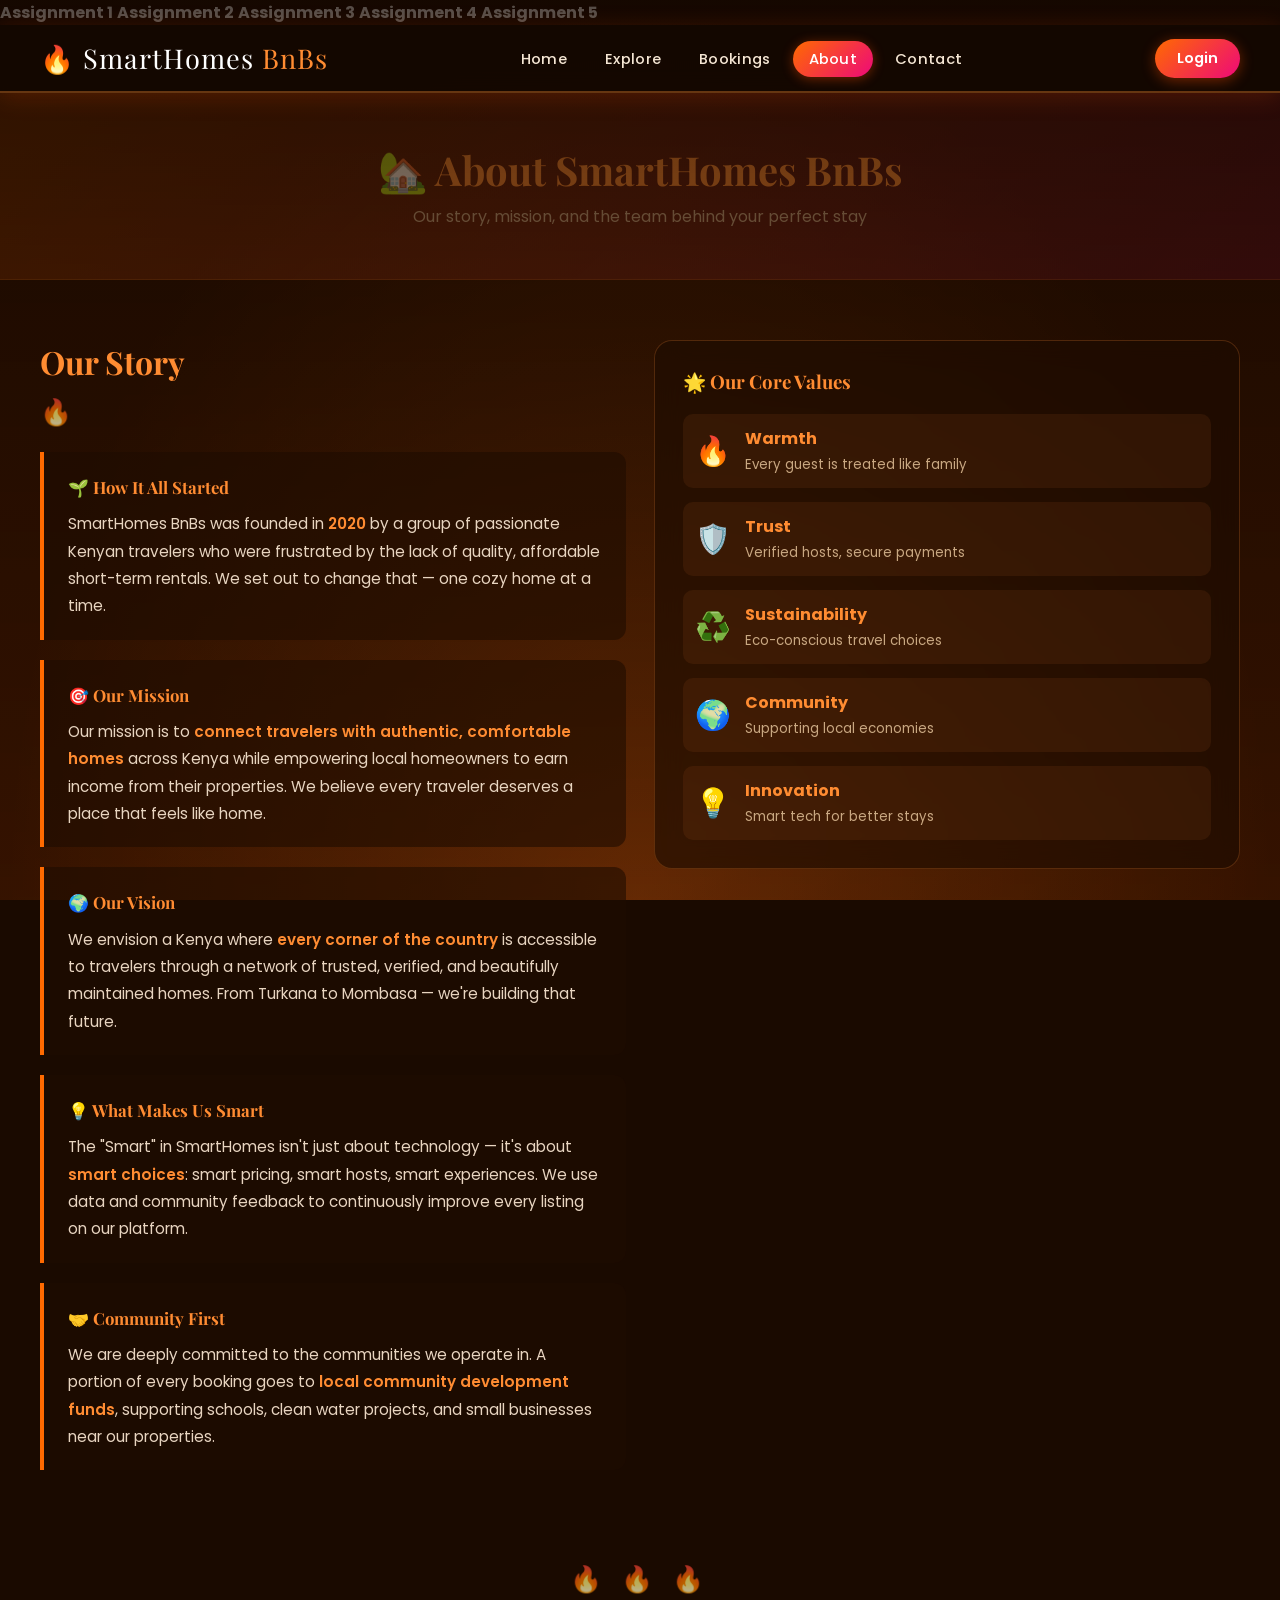
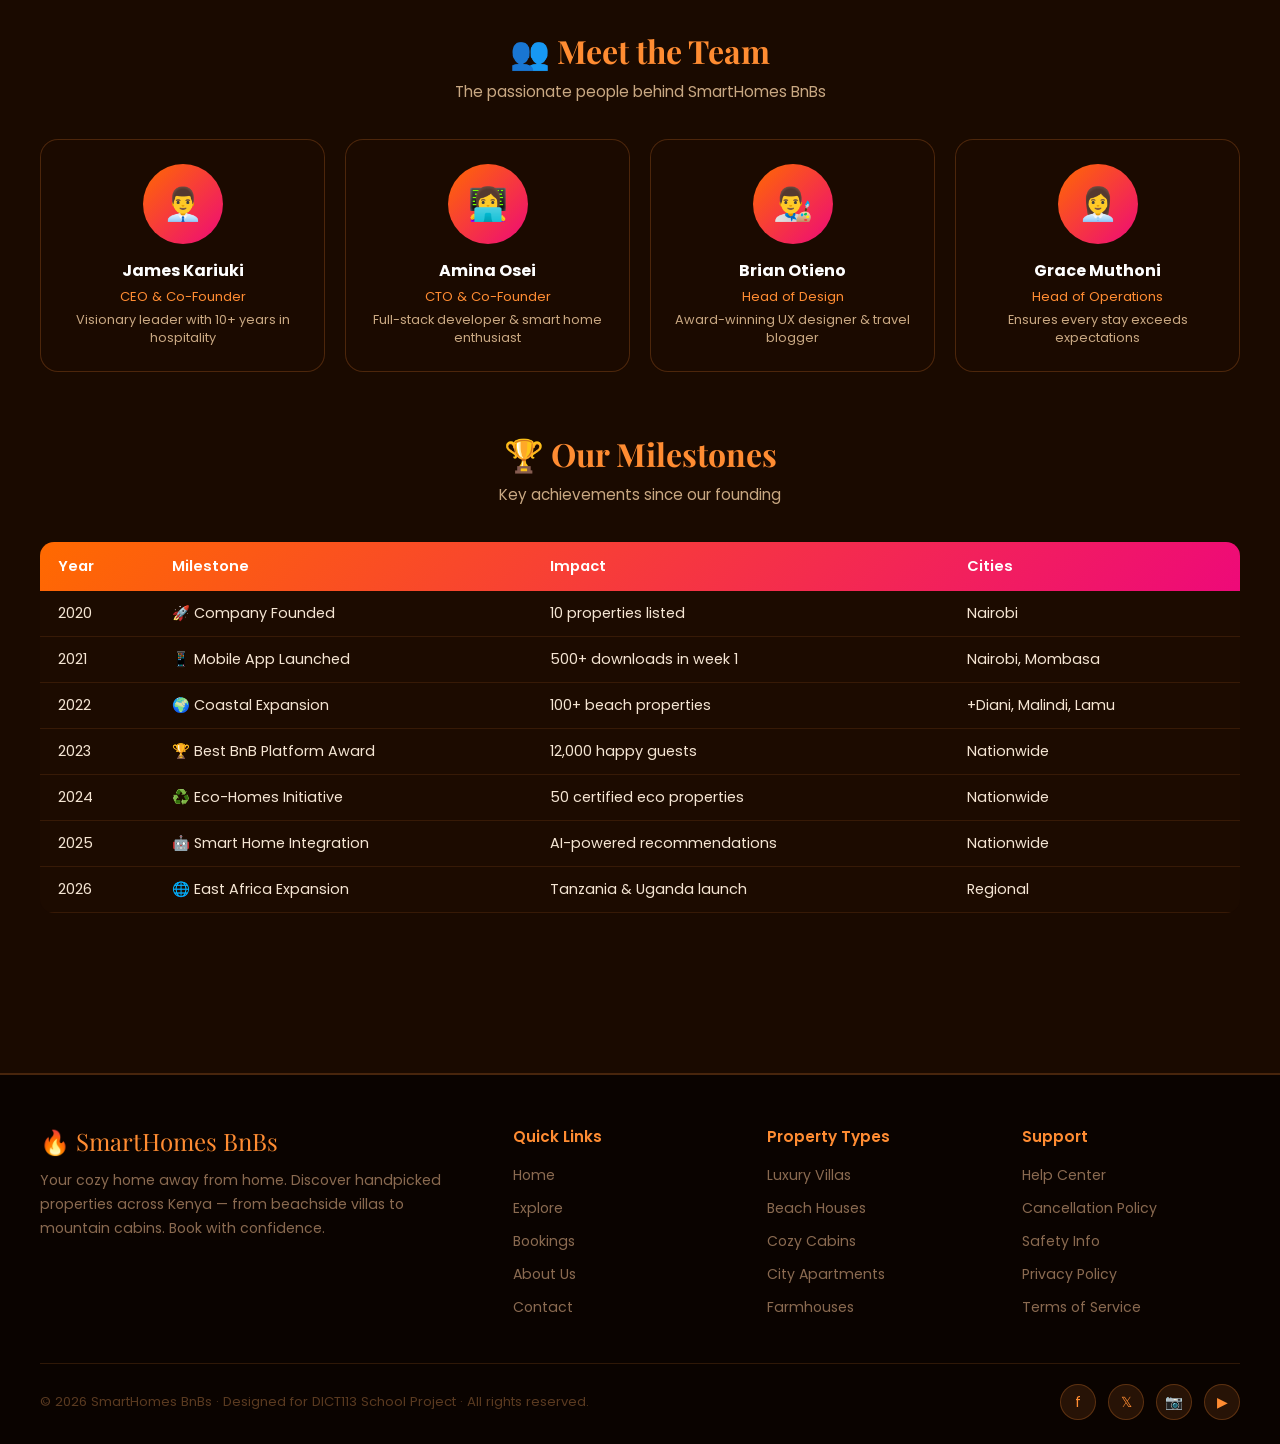
<file: index.html>
<!DOCTYPE html>
<html lang="en">
<head>
  <meta charset="UTF-8"/>
  <a href="https://mist-blip.github.io/23-1279SMARTHOMESBNBS/assignment1.html" style="color:white; text-decoration: none; font-weight: bold;">Assignment 1</a>
   <a href="https://mist-blip.github.io/23-1279SMARTHOMESBNBS/assignment2.html" style="color:white; text-decoration: none; font-weight: bold;">Assignment 2</a>
   <a href="https://mist-blip.github.io/23-1279SMARTHOMESBNBS/assignment3.html" style="color:white; text-decoration: none; font-weight: bold;">Assignment 3</a>
   <a href="https://mist-blip.github.io/23-1279SMARTHOMESBNBS/assignment4.html" style="color:white; text-decoration: none; font-weight: bold;">Assignment 4</a>
   <a href="https://mist-blip.github.io/23-1279SMARTHOMESBNBS/assignment5.html" style="color:white; text-decoration: none; font-weight: bold;">Assignment 5</a>
  <meta name="viewport" content="width=device-width, initial-scale=1.0"/>
  <title>SmartHomes BnBs – About</title>
  <link rel="stylesheet" href="style.css"/>
</head>
<body>

<nav id="navbar"></nav>

<div class="page-banner">
  <h1>🏡 About SmartHomes BnBs</h1>
  <p>Our story, mission, and the team behind your perfect stay</p>
</div>

<!-- MISSION + STORY (2 columns) -->
<section class="section">
  <div class="col-2">
    <div>
      <h2 class="section-title" style="text-align:left">Our Story</h2>
      <div class="flame-divider" style="text-align:left;margin-bottom:20px">🔥</div>

      <div class="para-card">
        <h4>🌱 How It All Started</h4>
        SmartHomes BnBs was founded in <span class="highlight">2020</span> by a group of passionate Kenyan travelers who were frustrated by the lack of quality, affordable short-term rentals. We set out to change that — one cozy home at a time.
      </div>

      <div class="para-card">
        <h4>🎯 Our Mission</h4>
        Our mission is to <span class="highlight">connect travelers with authentic, comfortable homes</span> across Kenya while empowering local homeowners to earn income from their properties. We believe every traveler deserves a place that feels like home.
      </div>

      <div class="para-card">
        <h4>🌍 Our Vision</h4>
        We envision a Kenya where <span class="highlight">every corner of the country</span> is accessible to travelers through a network of trusted, verified, and beautifully maintained homes. From Turkana to Mombasa — we're building that future.
      </div>

      <div class="para-card">
        <h4>💡 What Makes Us Smart</h4>
        The "Smart" in SmartHomes isn't just about technology — it's about <span class="highlight">smart choices</span>: smart pricing, smart hosts, smart experiences. We use data and community feedback to continuously improve every listing on our platform.
      </div>

      <div class="para-card">
        <h4>🤝 Community First</h4>
        We are deeply committed to the communities we operate in. A portion of every booking goes to <span class="highlight">local community development funds</span>, supporting schools, clean water projects, and small businesses near our properties.
      </div>
    </div>

    <div>
      

      <!-- VALUES -->
      <div class="glass" style="padding:28px">
        <h3 style="color:#ff8c32;font-family:'Playfair Display',serif;margin-bottom:20px">🌟 Our Core Values</h3>
        <div style="display:flex;flex-direction:column;gap:14px">
          <div style="display:flex;align-items:center;gap:14px;padding:12px;background:rgba(255,140,50,0.08);border-radius:10px">
            <span style="font-size:1.8rem">🔥</span>
            <div><strong style="color:#ff8c32">Warmth</strong><br/><small style="color:#c9a882">Every guest is treated like family</small></div>
          </div>
          <div style="display:flex;align-items:center;gap:14px;padding:12px;background:rgba(255,140,50,0.08);border-radius:10px">
            <span style="font-size:1.8rem">🛡️</span>
            <div><strong style="color:#ff8c32">Trust</strong><br/><small style="color:#c9a882">Verified hosts, secure payments</small></div>
          </div>
          <div style="display:flex;align-items:center;gap:14px;padding:12px;background:rgba(255,140,50,0.08);border-radius:10px">
            <span style="font-size:1.8rem">♻️</span>
            <div><strong style="color:#ff8c32">Sustainability</strong><br/><small style="color:#c9a882">Eco-conscious travel choices</small></div>
          </div>
          <div style="display:flex;align-items:center;gap:14px;padding:12px;background:rgba(255,140,50,0.08);border-radius:10px">
            <span style="font-size:1.8rem">🌍</span>
            <div><strong style="color:#ff8c32">Community</strong><br/><small style="color:#c9a882">Supporting local economies</small></div>
          </div>
          <div style="display:flex;align-items:center;gap:14px;padding:12px;background:rgba(255,140,50,0.08);border-radius:10px">
            <span style="font-size:1.8rem">💡</span>
            <div><strong style="color:#ff8c32">Innovation</strong><br/><small style="color:#c9a882">Smart tech for better stays</small></div>
          </div>
        </div>
      </div>
    </div>
  </div>
</section>

<div class="flame-divider">🔥 🔥 🔥</div>

<!-- TEAM -->
<section class="section" style="padding-top:0">
  <h2 class="section-title">👥 Meet the Team</h2>
  <p class="section-sub">The passionate people behind SmartHomes BnBs</p>
  <div class="col-4">
    <div class="glass" style="padding:24px;text-align:center">
      <div style="width:80px;height:80px;border-radius:50%;background:linear-gradient(135deg,#ff6a00,#ee0979);display:flex;align-items:center;justify-content:center;font-size:2rem;margin:0 auto 14px">👨‍💼</div>
      <h3 style="color:#fff;font-size:1rem">James Kariuki</h3>
      <p style="color:#ff8c32;font-size:0.82rem;margin:4px 0">CEO & Co-Founder</p>
      <p style="color:#c9a882;font-size:0.8rem">Visionary leader with 10+ years in hospitality</p>
    </div>
    <div class="glass" style="padding:24px;text-align:center">
      <div style="width:80px;height:80px;border-radius:50%;background:linear-gradient(135deg,#ff6a00,#ee0979);display:flex;align-items:center;justify-content:center;font-size:2rem;margin:0 auto 14px">👩‍💻</div>
      <h3 style="color:#fff;font-size:1rem">Amina Osei</h3>
      <p style="color:#ff8c32;font-size:0.82rem;margin:4px 0">CTO & Co-Founder</p>
      <p style="color:#c9a882;font-size:0.8rem">Full-stack developer & smart home enthusiast</p>
    </div>
    <div class="glass" style="padding:24px;text-align:center">
      <div style="width:80px;height:80px;border-radius:50%;background:linear-gradient(135deg,#ff6a00,#ee0979);display:flex;align-items:center;justify-content:center;font-size:2rem;margin:0 auto 14px">👨‍🎨</div>
      <h3 style="color:#fff;font-size:1rem">Brian Otieno</h3>
      <p style="color:#ff8c32;font-size:0.82rem;margin:4px 0">Head of Design</p>
      <p style="color:#c9a882;font-size:0.8rem">Award-winning UX designer & travel blogger</p>
    </div>
    <div class="glass" style="padding:24px;text-align:center">
      <div style="width:80px;height:80px;border-radius:50%;background:linear-gradient(135deg,#ff6a00,#ee0979);display:flex;align-items:center;justify-content:center;font-size:2rem;margin:0 auto 14px">👩‍💼</div>
      <h3 style="color:#fff;font-size:1rem">Grace Muthoni</h3>
      <p style="color:#ff8c32;font-size:0.82rem;margin:4px 0">Head of Operations</p>
      <p style="color:#c9a882;font-size:0.8rem">Ensures every stay exceeds expectations</p>
    </div>
  </div>
</section>

<!-- MILESTONES TABLE -->
<section class="section" style="padding-top:0">
  <h2 class="section-title">🏆 Our Milestones</h2>
  <p class="section-sub">Key achievements since our founding</p>
  <div class="table-wrap">
    <table>
      <thead>
        <tr><th>Year</th><th>Milestone</th><th>Impact</th><th>Cities</th></tr>
      </thead>
      <tbody>
        <tr><td>2020</td><td>🚀 Company Founded</td><td>10 properties listed</td><td>Nairobi</td></tr>
        <tr><td>2021</td><td>📱 Mobile App Launched</td><td>500+ downloads in week 1</td><td>Nairobi, Mombasa</td></tr>
        <tr><td>2022</td><td>🌍 Coastal Expansion</td><td>100+ beach properties</td><td>+Diani, Malindi, Lamu</td></tr>
        <tr><td>2023</td><td>🏆 Best BnB Platform Award</td><td>12,000 happy guests</td><td>Nationwide</td></tr>
        <tr><td>2024</td><td>♻️ Eco-Homes Initiative</td><td>50 certified eco properties</td><td>Nationwide</td></tr>
        <tr><td>2025</td><td>🤖 Smart Home Integration</td><td>AI-powered recommendations</td><td>Nationwide</td></tr>
        <tr><td>2026</td><td>🌐 East Africa Expansion</td><td>Tanzania & Uganda launch</td><td>Regional</td></tr>
      </tbody>
    </table>
  </div>
</section>

<footer id="footer"></footer>
<div id="toast"></div>
<button id="scrollTop" onclick="window.scrollTo({top:0,behavior:'smooth'})">↑</button>

<script src="shared.js"></script>
<script>renderNav('about.html'); renderFooter();</script>
</body>
</html>
</file>
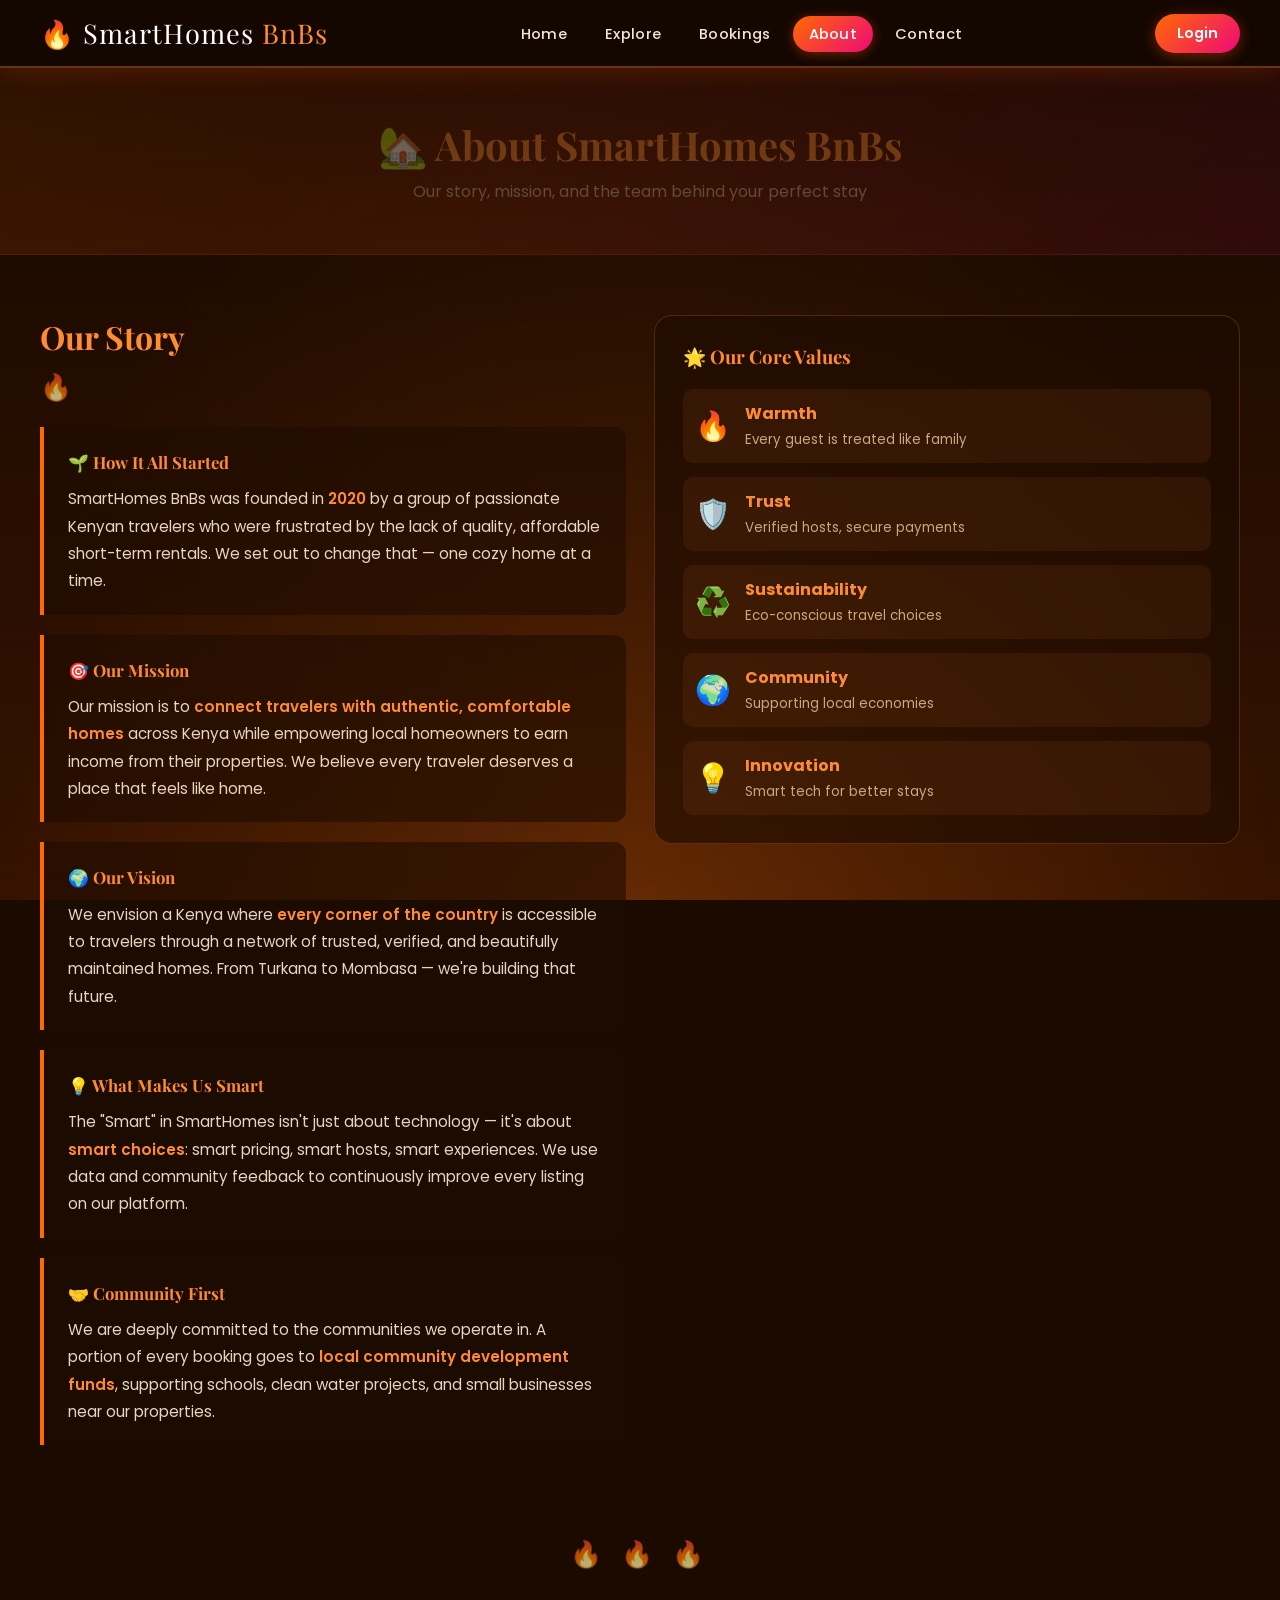
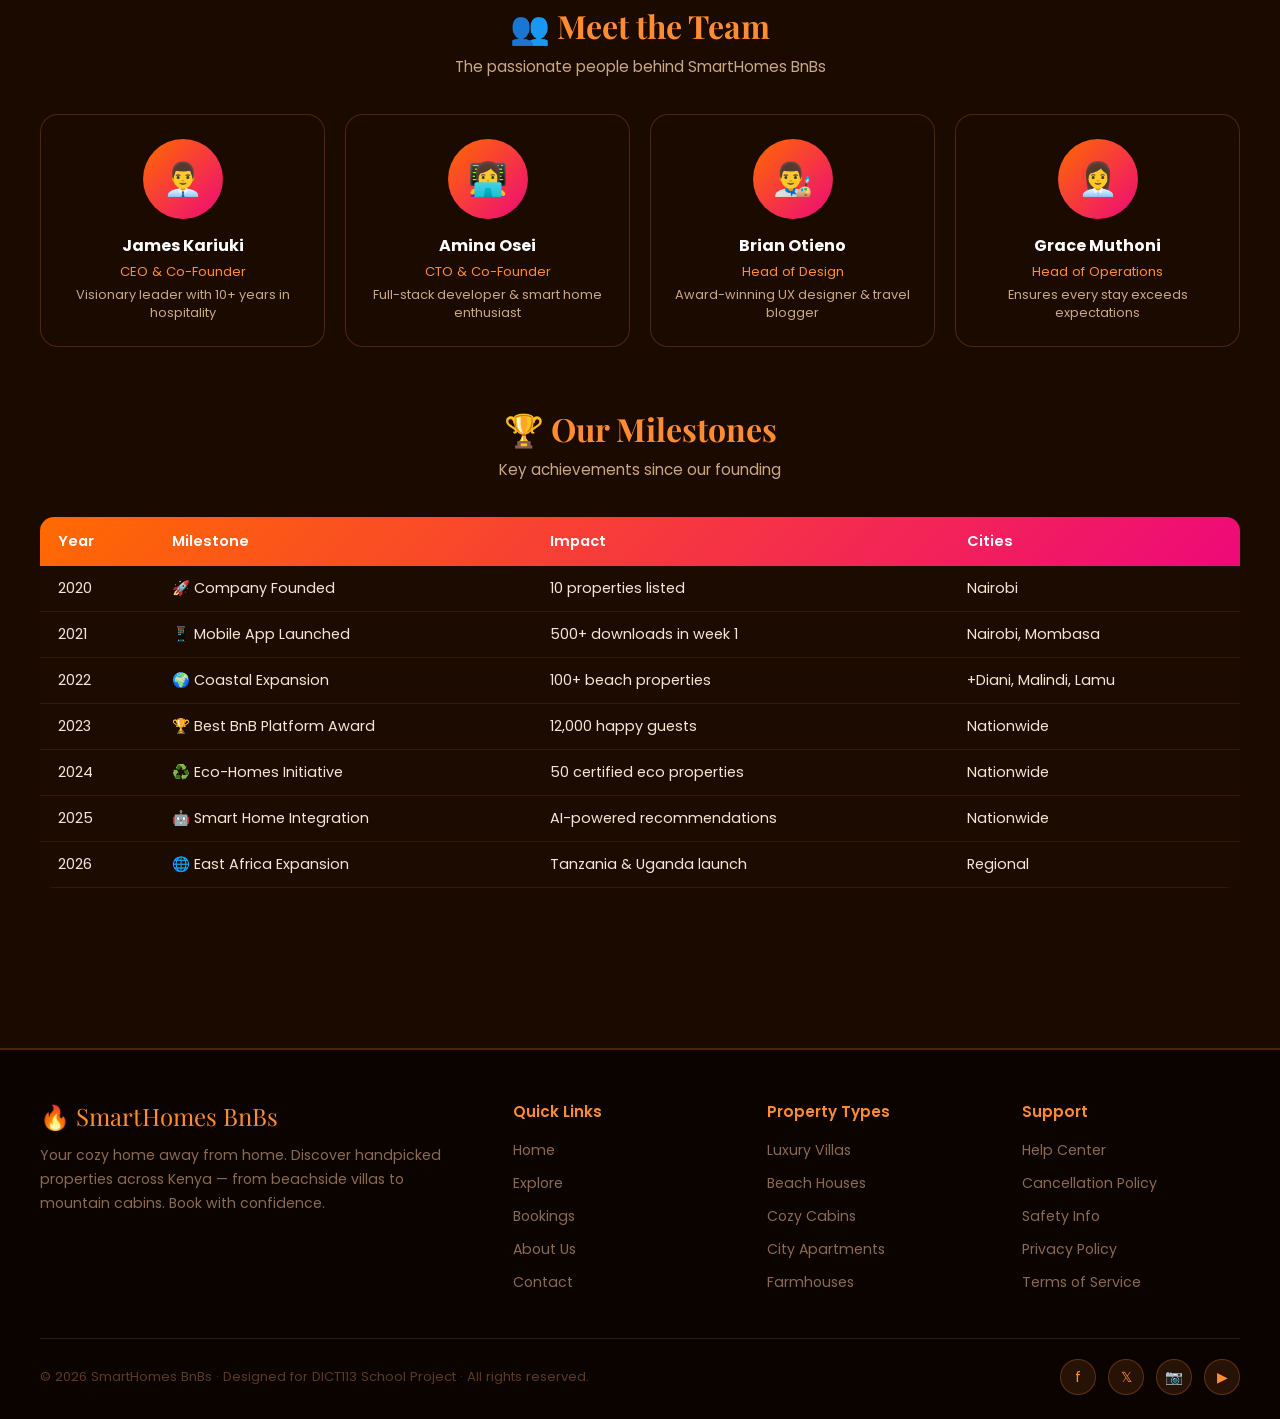
<file: about.html>
<!DOCTYPE html>
<html lang="en">
<head>
  <meta charset="UTF-8"/>
  <meta name="viewport" content="width=device-width, initial-scale=1.0"/>
  <title>SmartHomes BnBs – About</title>
  <link rel="stylesheet" href="style.css"/>
</head>
<body>

<nav id="navbar"></nav>

<div class="page-banner">
  <h1>🏡 About SmartHomes BnBs</h1>
  <p>Our story, mission, and the team behind your perfect stay</p>
</div>

<!-- MISSION + STORY (2 columns) -->
<section class="section">
  <div class="col-2">
    <div>
      <h2 class="section-title" style="text-align:left">Our Story</h2>
      <div class="flame-divider" style="text-align:left;margin-bottom:20px">🔥</div>

      <div class="para-card">
        <h4>🌱 How It All Started</h4>
        SmartHomes BnBs was founded in <span class="highlight">2020</span> by a group of passionate Kenyan travelers who were frustrated by the lack of quality, affordable short-term rentals. We set out to change that — one cozy home at a time.
      </div>

      <div class="para-card">
        <h4>🎯 Our Mission</h4>
        Our mission is to <span class="highlight">connect travelers with authentic, comfortable homes</span> across Kenya while empowering local homeowners to earn income from their properties. We believe every traveler deserves a place that feels like home.
      </div>

      <div class="para-card">
        <h4>🌍 Our Vision</h4>
        We envision a Kenya where <span class="highlight">every corner of the country</span> is accessible to travelers through a network of trusted, verified, and beautifully maintained homes. From Turkana to Mombasa — we're building that future.
      </div>

      <div class="para-card">
        <h4>💡 What Makes Us Smart</h4>
        The "Smart" in SmartHomes isn't just about technology — it's about <span class="highlight">smart choices</span>: smart pricing, smart hosts, smart experiences. We use data and community feedback to continuously improve every listing on our platform.
      </div>

      <div class="para-card">
        <h4>🤝 Community First</h4>
        We are deeply committed to the communities we operate in. A portion of every booking goes to <span class="highlight">local community development funds</span>, supporting schools, clean water projects, and small businesses near our properties.
      </div>
    </div>

    <div>
   
      <!-- VALUES -->
      <div class="glass" style="padding:28px">
        <h3 style="color:#ff8c32;font-family:'Playfair Display',serif;margin-bottom:20px">🌟 Our Core Values</h3>
        <div style="display:flex;flex-direction:column;gap:14px">
          <div style="display:flex;align-items:center;gap:14px;padding:12px;background:rgba(255,140,50,0.08);border-radius:10px">
            <span style="font-size:1.8rem">🔥</span>
            <div><strong style="color:#ff8c32">Warmth</strong><br/><small style="color:#c9a882">Every guest is treated like family</small></div>
          </div>
          <div style="display:flex;align-items:center;gap:14px;padding:12px;background:rgba(255,140,50,0.08);border-radius:10px">
            <span style="font-size:1.8rem">🛡️</span>
            <div><strong style="color:#ff8c32">Trust</strong><br/><small style="color:#c9a882">Verified hosts, secure payments</small></div>
          </div>
          <div style="display:flex;align-items:center;gap:14px;padding:12px;background:rgba(255,140,50,0.08);border-radius:10px">
            <span style="font-size:1.8rem">♻️</span>
            <div><strong style="color:#ff8c32">Sustainability</strong><br/><small style="color:#c9a882">Eco-conscious travel choices</small></div>
          </div>
          <div style="display:flex;align-items:center;gap:14px;padding:12px;background:rgba(255,140,50,0.08);border-radius:10px">
            <span style="font-size:1.8rem">🌍</span>
            <div><strong style="color:#ff8c32">Community</strong><br/><small style="color:#c9a882">Supporting local economies</small></div>
          </div>
          <div style="display:flex;align-items:center;gap:14px;padding:12px;background:rgba(255,140,50,0.08);border-radius:10px">
            <span style="font-size:1.8rem">💡</span>
            <div><strong style="color:#ff8c32">Innovation</strong><br/><small style="color:#c9a882">Smart tech for better stays</small></div>
          </div>
        </div>
      </div>
    </div>
  </div>
</section>

<div class="flame-divider">🔥 🔥 🔥</div>

<!-- TEAM -->
<section class="section" style="padding-top:0">
  <h2 class="section-title">👥 Meet the Team</h2>
  <p class="section-sub">The passionate people behind SmartHomes BnBs</p>
  <div class="col-4">
    <div class="glass" style="padding:24px;text-align:center">
      <div style="width:80px;height:80px;border-radius:50%;background:linear-gradient(135deg,#ff6a00,#ee0979);display:flex;align-items:center;justify-content:center;font-size:2rem;margin:0 auto 14px">👨‍💼</div>
      <h3 style="color:#fff;font-size:1rem">James Kariuki</h3>
      <p style="color:#ff8c32;font-size:0.82rem;margin:4px 0">CEO & Co-Founder</p>
      <p style="color:#c9a882;font-size:0.8rem">Visionary leader with 10+ years in hospitality</p>
    </div>
    <div class="glass" style="padding:24px;text-align:center">
      <div style="width:80px;height:80px;border-radius:50%;background:linear-gradient(135deg,#ff6a00,#ee0979);display:flex;align-items:center;justify-content:center;font-size:2rem;margin:0 auto 14px">👩‍💻</div>
      <h3 style="color:#fff;font-size:1rem">Amina Osei</h3>
      <p style="color:#ff8c32;font-size:0.82rem;margin:4px 0">CTO & Co-Founder</p>
      <p style="color:#c9a882;font-size:0.8rem">Full-stack developer & smart home enthusiast</p>
    </div>
    <div class="glass" style="padding:24px;text-align:center">
      <div style="width:80px;height:80px;border-radius:50%;background:linear-gradient(135deg,#ff6a00,#ee0979);display:flex;align-items:center;justify-content:center;font-size:2rem;margin:0 auto 14px">👨‍🎨</div>
      <h3 style="color:#fff;font-size:1rem">Brian Otieno</h3>
      <p style="color:#ff8c32;font-size:0.82rem;margin:4px 0">Head of Design</p>
      <p style="color:#c9a882;font-size:0.8rem">Award-winning UX designer & travel blogger</p>
    </div>
    <div class="glass" style="padding:24px;text-align:center">
      <div style="width:80px;height:80px;border-radius:50%;background:linear-gradient(135deg,#ff6a00,#ee0979);display:flex;align-items:center;justify-content:center;font-size:2rem;margin:0 auto 14px">👩‍💼</div>
      <h3 style="color:#fff;font-size:1rem">Grace Muthoni</h3>
      <p style="color:#ff8c32;font-size:0.82rem;margin:4px 0">Head of Operations</p>
      <p style="color:#c9a882;font-size:0.8rem">Ensures every stay exceeds expectations</p>
    </div>
  </div>
</section>

<!-- MILESTONES TABLE -->
<section class="section" style="padding-top:0">
  <h2 class="section-title">🏆 Our Milestones</h2>
  <p class="section-sub">Key achievements since our founding</p>
  <div class="table-wrap">
    <table>
      <thead>
        <tr><th>Year</th><th>Milestone</th><th>Impact</th><th>Cities</th></tr>
      </thead>
      <tbody>
        <tr><td>2020</td><td>🚀 Company Founded</td><td>10 properties listed</td><td>Nairobi</td></tr>
        <tr><td>2021</td><td>📱 Mobile App Launched</td><td>500+ downloads in week 1</td><td>Nairobi, Mombasa</td></tr>
        <tr><td>2022</td><td>🌍 Coastal Expansion</td><td>100+ beach properties</td><td>+Diani, Malindi, Lamu</td></tr>
        <tr><td>2023</td><td>🏆 Best BnB Platform Award</td><td>12,000 happy guests</td><td>Nationwide</td></tr>
        <tr><td>2024</td><td>♻️ Eco-Homes Initiative</td><td>50 certified eco properties</td><td>Nationwide</td></tr>
        <tr><td>2025</td><td>🤖 Smart Home Integration</td><td>AI-powered recommendations</td><td>Nationwide</td></tr>
        <tr><td>2026</td><td>🌐 East Africa Expansion</td><td>Tanzania & Uganda launch</td><td>Regional</td></tr>
      </tbody>
    </table>
  </div>
</section>

<footer id="footer"></footer>
<div id="toast"></div>
<button id="scrollTop" onclick="window.scrollTo({top:0,behavior:'smooth'})">↑</button>

<script src="shared.js"></script>
<script>renderNav('about.html'); renderFooter();</script>
</body>
</html>
</file>
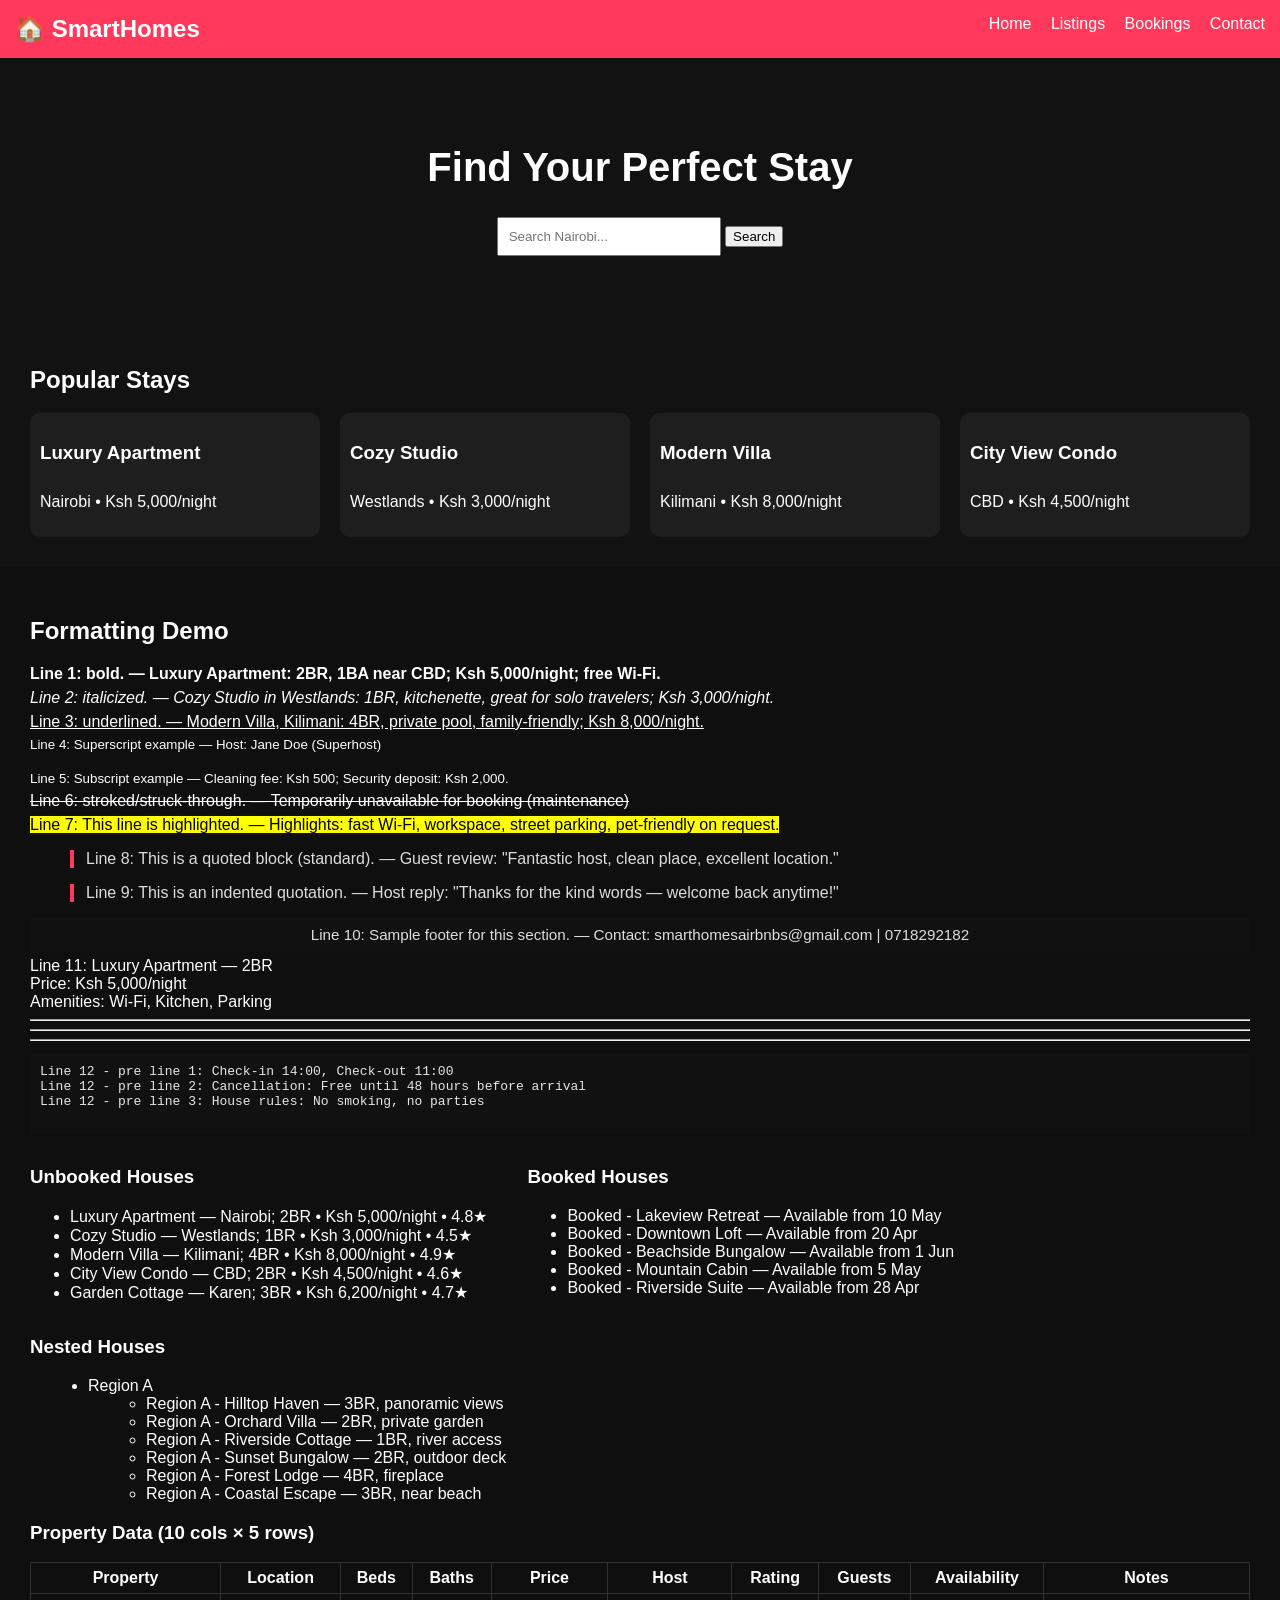
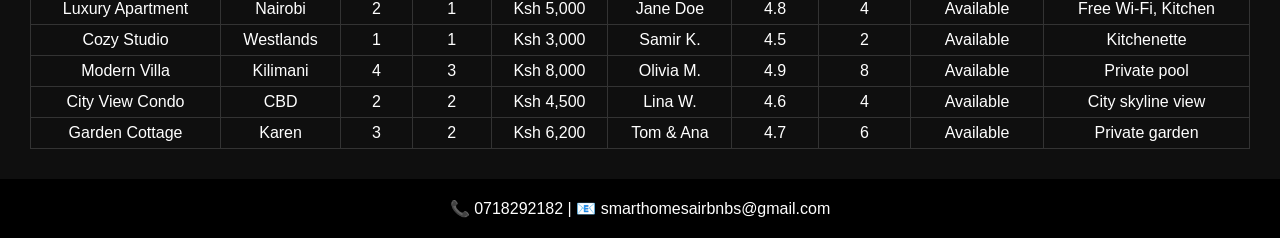
<file: assignment2.html>
<!DOCTYPE html>
<html lang="en">
<head>
<meta charset="UTF-8">
<title>SmartHomes Airbnb</title>

<style>
body {
    margin: 0;
    font-family: Arial;
    background: #121212;
    color: white;
}


nav {
    background: #ff385c;
    padding: 15px;
    display: flex;
    justify-content: space-between;
}

nav h2 {
    margin: 0;
}

nav a {
    color: white;
    margin-left: 15px;
    text-decoration: none;
}

/* HERO */
.hero {
    text-align: center;
    padding: 60px;
    background: url('https://images.unsplash.com/photo-1507089947368-19c1da9775ae') center/cover;
}

.hero h1 {
    font-size: 40px;
}

.search input {
    padding: 10px;
    width: 200px;
}

/* LISTINGS */
.listings {
    padding: 30px;
}

.grid {
    display: grid;
    grid-template-columns: repeat(auto-fit, minmax(250px, 1fr));
    gap: 20px;
}

.card {
    background: #1e1e1e;
    border-radius: 10px;
    overflow: hidden;
    transition: 0.3s;
}

.card:hover {
    transform: scale(1.05);
}

.card img {
    width: 100%;
}

.card h3 {
    padding: 10px;
}

.card p {
    padding: 0 10px 10px;
}

/* FOOTER */
footer {
    text-align: center;
    padding: 20px;
    background: black;
}

/* VIDEOS */
.videos {
    padding: 30px;
}
.video-grid {
    display: grid;
    grid-template-columns: repeat(auto-fit, minmax(300px, 1fr));
    gap: 20px;
}
.video-wrapper {
    position: relative;
    width: 100%;
    padding-bottom: 56.25%; /* 16:9 */
    height: 0;
}
.video-wrapper iframe {
    position: absolute;
    top: 0;
    left: 0;
    width: 100%;
    height: 100%;
    border: 0;
}
/* FORMATTING SECTION */
.format-section {
    padding: 30px;
    background: #0f0f0f;
    color: #fff;
}
.format-section p {
    margin: 6px 0;
}
.format-section blockquote {
    border-left: 4px solid #ff385c;
    padding-left: 12px;
    color: #ddd;
}
.format-section blockquote.indented {
    margin-left: 40px;
}
.format-section .inline-footer {
    background: #111;
    color: #ddd;
    padding: 8px;
    font-size: 0.95rem;
}
.format-section pre {
    background: #111;
    color: #e6e6e6;
    padding: 10px;
    overflow: auto;
}
.format-section .lists { display:flex; gap:40px; flex-wrap:wrap; }
.format-section table { border-collapse: collapse; width:100%; margin-top:12px; }
.format-section table th, .format-section table td { border: 1px solid #333; padding:6px; text-align:center; }
.format-section .nested ul { margin-left: 18px; }

</style>

</head>
<body>

<!-- NAVBAR -->
<nav>
    <h2>🏠 SmartHomes</h2>
    <div>
        <a href="#">Home</a>
        <a href="#">Listings</a>
        <a href="#">Bookings</a>
        <a href="#">Contact</a>
    </div>
</nav>

<!-- HERO -->
<div class="hero">
    <h1>Find Your Perfect Stay</h1>
    <div class="search">
        <input type="text" placeholder="Search Nairobi...">
        <button>Search</button>
    </div>
</div>

<!-- LISTINGS -->
<div class="listings">
    <h2>Popular Stays</h2>

    <div class="grid">

        <div class="card">
            <h3>Luxury Apartment</h3>
            <p>Nairobi • Ksh 5,000/night</p>
        </div>

        <div class="card">
            <h3>Cozy Studio</h3>
            <p>Westlands • Ksh 3,000/night</p>
        </div>

        <div class="card">
            <h3>Modern Villa</h3>
            <p>Kilimani • Ksh 8,000/night</p>
        </div>

        <div class="card">
            <h3>City View Condo</h3>
            <p>CBD • Ksh 4,500/night</p>
        </div>

    </div>
</div>

<!-- FOOTER -->
<!-- FORMATTING DEMO SECTION -->
<section class="format-section" aria-labelledby="format-heading">
    <h2 id="format-heading">Formatting Demo</h2>

    <!-- 1. Bold -->
    <p><strong>Line 1: bold. — Luxury Apartment: 2BR, 1BA near CBD; Ksh 5,000/night; free Wi-Fi.</strong></p>

    <!-- 2. Italics -->
    <p><em>Line 2: italicized. — Cozy Studio in Westlands: 1BR, kitchenette, great for solo travelers; Ksh 3,000/night.</em></p>

    <!-- 3. Underline -->
    <p><u>Line 3: underlined. — Modern Villa, Kilimani: 4BR, private pool, family-friendly; Ksh 8,000/night.</u></p>

    <!-- 4. Superscript -->
    <p><sup>Line 4: Superscript example — Host: Jane Doe (Superhost)</sup></p>

    <!-- 5. Subscript -->
    <p><sub>Line 5: Subscript example — Cleaning fee: Ksh 500; Security deposit: Ksh 2,000.</sub></p>

    <!-- 6. Strikethrough -->
    <p><s>Line 6: stroked/struck-through. — Temporarily unavailable for booking (maintenance)</s></p>

    <!-- 7. Highlight -->
    <p><mark>Line 7: This line is highlighted. — Highlights: fast Wi-Fi, workspace, street parking, pet-friendly on request.</mark></p>

    <!-- 8. Quotation -->
    <blockquote>Line 8: This is a quoted block (standard). — Guest review: "Fantastic host, clean place, excellent location."</blockquote>

    <!-- 9. Indented quotation -->
    <blockquote class="indented">Line 9: This is an indented quotation. — Host reply: "Thanks for the kind words — welcome back anytime!"</blockquote>

    <!-- 10. Footer (inline sample) -->
    <footer class="inline-footer">Line 10: Sample footer for this section. — Contact: smarthomesairbnbs@gmail.com | 0718292182</footer>

    <!-- 11. Line breaks -->
    <p>Line 11: Luxury Apartment — 2BR<br>Price: Ksh 5,000/night<br>Amenities: Wi-Fi, Kitchen, Parking</p>

    <!-- 12. 3x HR and 3 lines preformatted -->
    <hr>
    <hr>
    <hr>

    <pre>
Line 12 - pre line 1: Check-in 14:00, Check-out 11:00
Line 12 - pre line 2: Cancellation: Free until 48 hours before arrival
Line 12 - pre line 3: House rules: No smoking, no parties
    </pre>

    <!-- 14. Unbooked and Booked houses lists (5 each) -->
    <div class="lists" aria-label="house-lists">
        <div>
            <h3>Unbooked Houses</h3>
            <ul>
                <li>Luxury Apartment — Nairobi; 2BR • Ksh 5,000/night • 4.8★</li>
                <li>Cozy Studio — Westlands; 1BR • Ksh 3,000/night • 4.5★</li>
                <li>Modern Villa — Kilimani; 4BR • Ksh 8,000/night • 4.9★</li>
                <li>City View Condo — CBD; 2BR • Ksh 4,500/night • 4.6★</li>
                <li>Garden Cottage — Karen; 3BR • Ksh 6,200/night • 4.7★</li>
            </ul>
        </div>
        <div>
            <h3>Booked Houses</h3>
            <ul>
                <li>Booked - Lakeview Retreat — Available from 10 May</li>
                <li>Booked - Downtown Loft — Available from 20 Apr</li>
                <li>Booked - Beachside Bungalow — Available from 1 Jun</li>
                <li>Booked - Mountain Cabin — Available from 5 May</li>
                <li>Booked - Riverside Suite — Available from 28 Apr</li>
            </ul>
        </div>
    </div>

    <!-- 16. Nested list with 6 houses -->
    <div class="nested">
        <h3>Nested Houses</h3>
        <ul>
            <li>Region A
                <ul>
                    <li>Region A - Hilltop Haven — 3BR, panoramic views</li>
                    <li>Region A - Orchard Villa — 2BR, private garden</li>
                    <li>Region A - Riverside Cottage — 1BR, river access</li>
                    <li>Region A - Sunset Bungalow — 2BR, outdoor deck</li>
                    <li>Region A - Forest Lodge — 4BR, fireplace</li>
                    <li>Region A - Coastal Escape — 3BR, near beach</li>
                </ul>
            </li>
        </ul>
    </div>

    <!-- 17. Table: 10 columns x 5 rows -->
    <h3>Property Data (10 cols × 5 rows)</h3>
    <table aria-label="property-table">
        <thead>
            <tr>
                <th>Property</th>
                <th>Location</th>
                <th>Beds</th>
                <th>Baths</th>
                <th>Price</th>
                <th>Host</th>
                <th>Rating</th>
                <th>Guests</th>
                <th>Availability</th>
                <th>Notes</th>
            </tr>
        </thead>
        <tbody>
            <tr>
                <td>Luxury Apartment</td><td>Nairobi</td><td>2</td><td>1</td><td>Ksh 5,000</td>
                <td>Jane Doe</td><td>4.8</td><td>4</td><td>Available</td><td>Free Wi-Fi, Kitchen</td>
            </tr>
            <tr>
                <td>Cozy Studio</td><td>Westlands</td><td>1</td><td>1</td><td>Ksh 3,000</td>
                <td>Samir K.</td><td>4.5</td><td>2</td><td>Available</td><td>Kitchenette</td>
            </tr>
            <tr>
                <td>Modern Villa</td><td>Kilimani</td><td>4</td><td>3</td><td>Ksh 8,000</td>
                <td>Olivia M.</td><td>4.9</td><td>8</td><td>Available</td><td>Private pool</td>
            </tr>
            <tr>
                <td>City View Condo</td><td>CBD</td><td>2</td><td>2</td><td>Ksh 4,500</td>
                <td>Lina W.</td><td>4.6</td><td>4</td><td>Available</td><td>City skyline view</td>
            </tr>
            <tr>
                <td>Garden Cottage</td><td>Karen</td><td>3</td><td>2</td><td>Ksh 6,200</td>
                <td>Tom & Ana</td><td>4.7</td><td>6</td><td>Available</td><td>Private garden</td>
            </tr>
        </tbody>
    </table>

</section>

<footer>
    📞 0718292182 | 📧 smarthomesairbnbs@gmail.com
</footer>

</body>
</html>
</file>
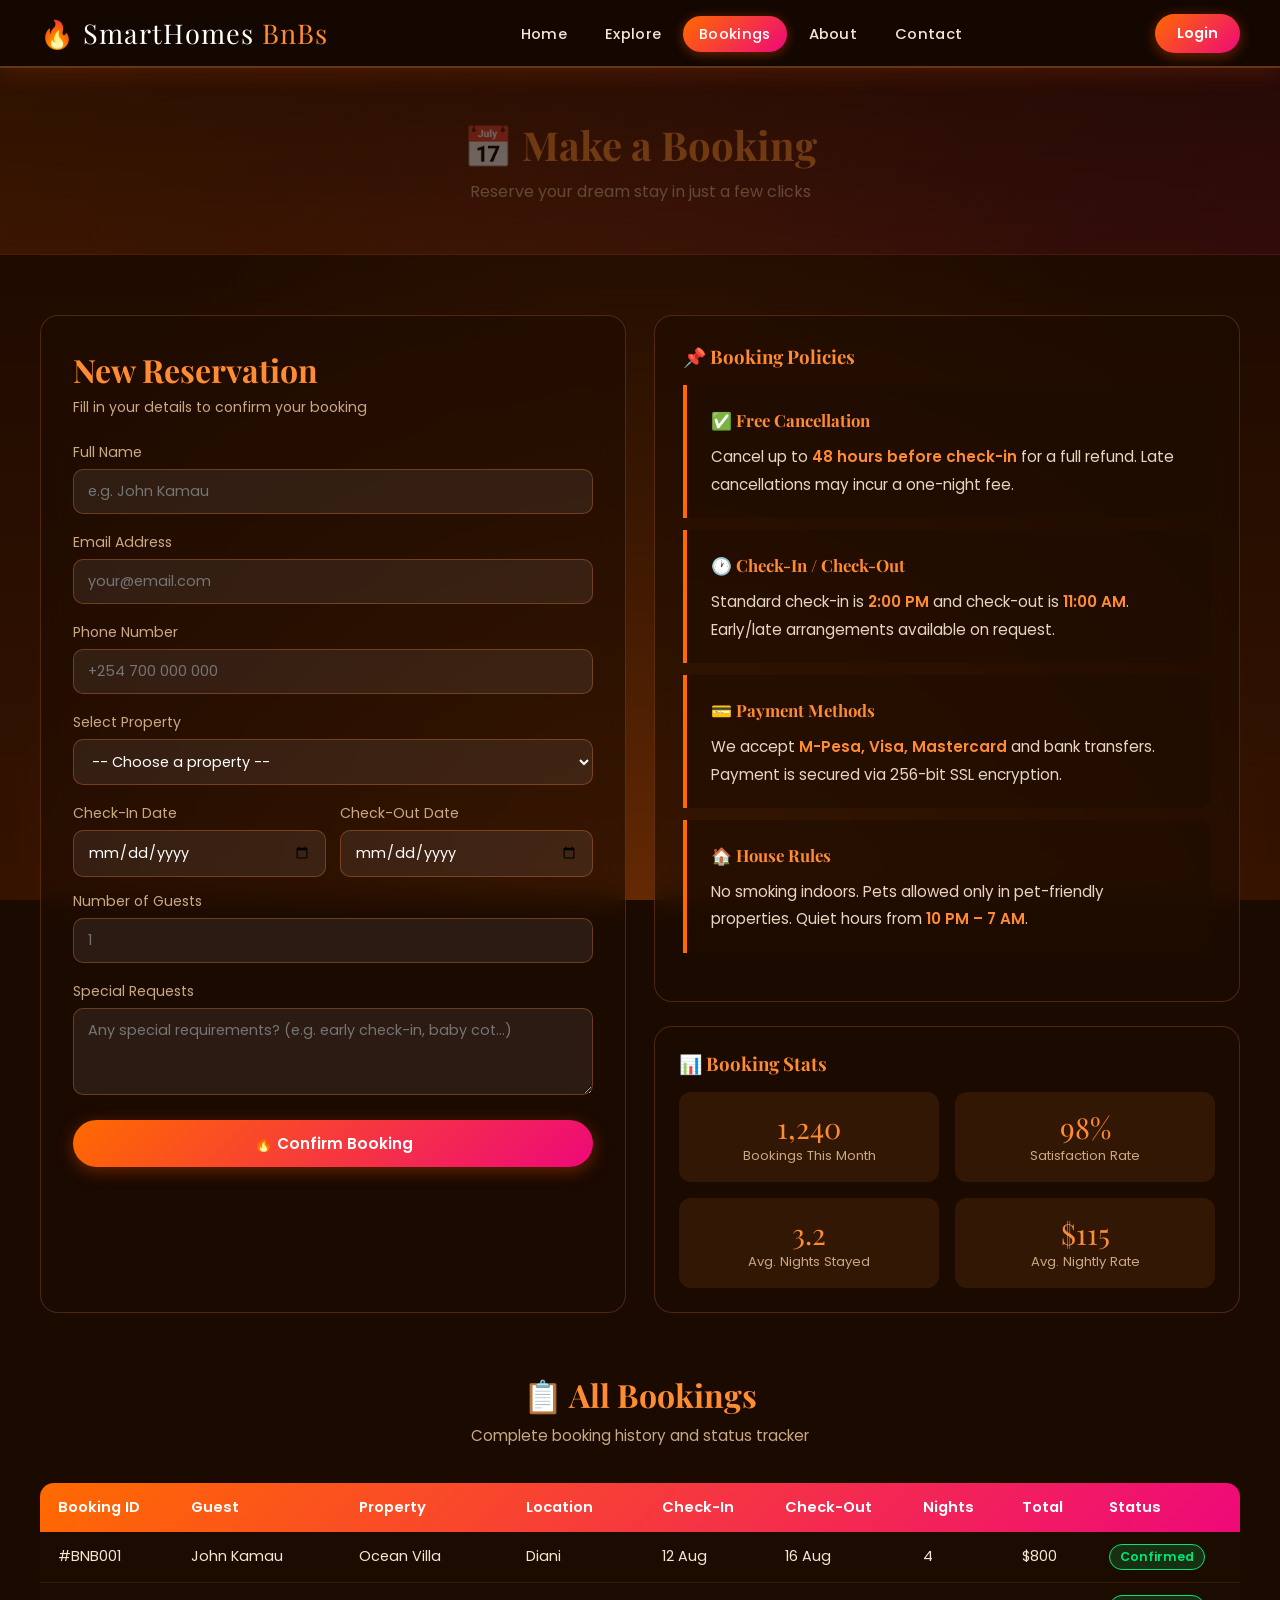
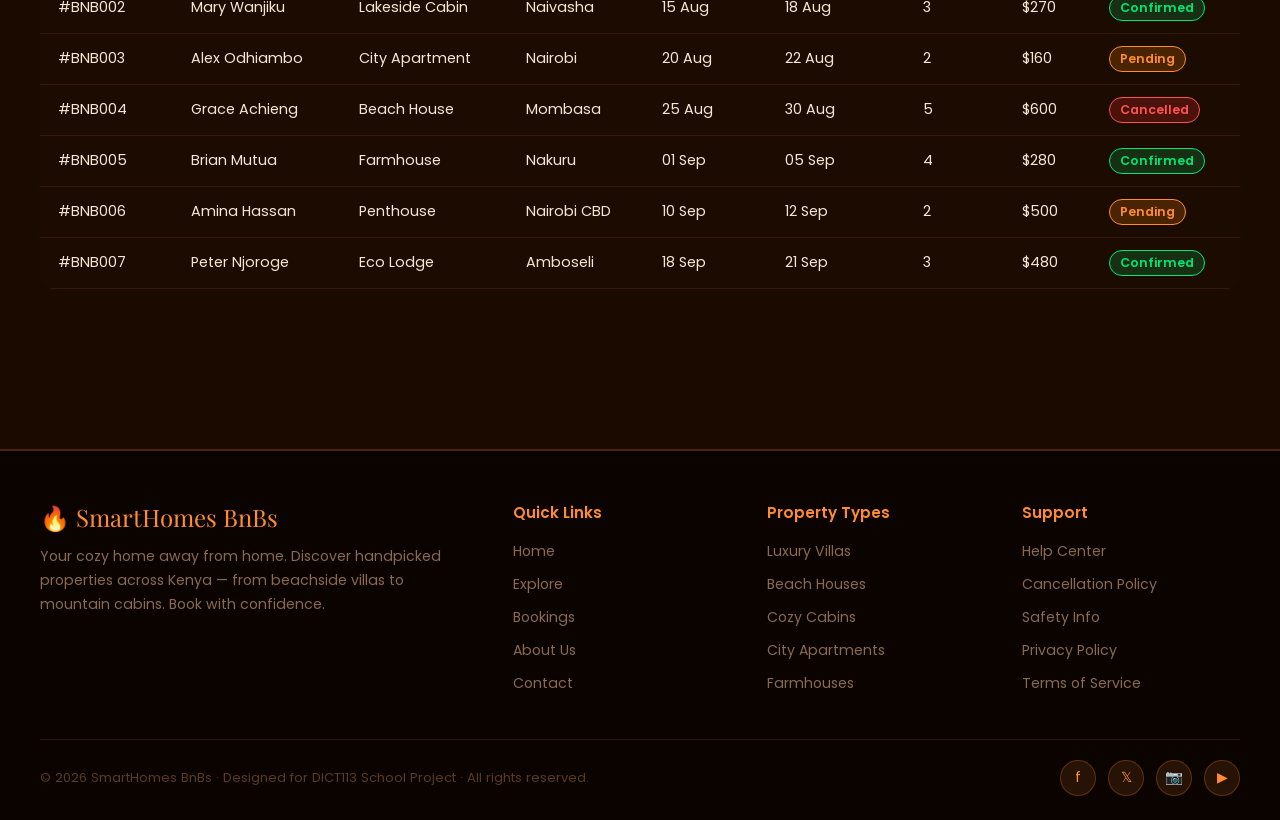
<file: bookings.html>
<!DOCTYPE html>
<html lang="en">
<head>
  <meta charset="UTF-8"/>
  <meta name="viewport" content="width=device-width, initial-scale=1.0"/>
  <title>SmartHomes BnBs – Bookings</title>
  <link rel="stylesheet" href="style.css"/>
</head>
<body>

<nav id="navbar"></nav>

<div class="page-banner">
  <h1>📅 Make a Booking</h1>
  <p>Reserve your dream stay in just a few clicks</p>
</div>

<section class="section">
  <div class="col-2">

    <!-- BOOKING FORM -->
    <div class="glass" style="padding:32px">
      <h2 class="section-title" style="text-align:left;margin-bottom:6px">New Reservation</h2>
      <p style="color:#c9a882;font-size:0.88rem;margin-bottom:24px">Fill in your details to confirm your booking</p>

      <div class="form-group">
        <label>Full Name</label>
        <input type="text" placeholder="e.g. John Kamau" id="guestName"/>
      </div>
      <div class="form-group">
        <label>Email Address</label>
        <input type="email" placeholder="your@email.com"/>
      </div>
      <div class="form-group">
        <label>Phone Number</label>
        <input type="tel" placeholder="+254 700 000 000"/>
      </div>
      <div class="form-group">
        <label>Select Property</label>
        <select id="propSelect">
          <option value="">-- Choose a property --</option>
          <option>🏖️ Ocean Villa — Diani ($200/night)</option>
          <option>🏙️ City Apartment — Nairobi ($80/night)</option>
          <option>🌲 Lakeside Cabin — Naivasha ($90/night)</option>
          <option>🌊 Beach House — Mombasa ($120/night)</option>
          <option>🌾 Farmhouse — Nakuru ($70/night)</option>
          <option>🌆 Penthouse — Nairobi CBD ($250/night)</option>
          <option>🦁 Eco Lodge — Amboseli ($160/night)</option>
          <option>🤖 Smart Villa — Karen ($180/night)</option>
        </select>
      </div>
      <div class="col-2" style="gap:14px">
        <div class="form-group" style="margin:0">
          <label>Check-In Date</label>
          <input type="date" id="checkIn"/>
        </div>
        <div class="form-group" style="margin:0">
          <label>Check-Out Date</label>
          <input type="date" id="checkOut"/>
        </div>
      </div>
      <div class="form-group" style="margin-top:14px">
        <label>Number of Guests</label>
        <input type="number" placeholder="1" min="1" max="20" id="numGuests"/>
      </div>
      <div class="form-group">
        <label>Special Requests</label>
        <textarea rows="3" placeholder="Any special requirements? (e.g. early check-in, baby cot...)"></textarea>
      </div>
      <button class="btn-primary" style="width:100%" onclick="submitBooking()">
        🔥 Confirm Booking
      </button>
    </div>

    <!-- BOOKING INFO + POLICIES -->
    <div>
      <div class="glass" style="padding:28px;margin-bottom:24px">
        <h3 style="color:#ff8c32;font-family:'Playfair Display',serif;margin-bottom:16px">📌 Booking Policies</h3>
        <div class="para-card" style="margin-bottom:12px">
          <h4>✅ Free Cancellation</h4>
          Cancel up to <span class="highlight">48 hours before check-in</span> for a full refund. Late cancellations may incur a one-night fee.
        </div>
        <div class="para-card" style="margin-bottom:12px">
          <h4>🕐 Check-In / Check-Out</h4>
          Standard check-in is <span class="highlight">2:00 PM</span> and check-out is <span class="highlight">11:00 AM</span>. Early/late arrangements available on request.
        </div>
        <div class="para-card" style="margin-bottom:12px">
          <h4>💳 Payment Methods</h4>
          We accept <span class="highlight">M-Pesa, Visa, Mastercard</span> and bank transfers. Payment is secured via 256-bit SSL encryption.
        </div>
        <div class="para-card">
          <h4>🏠 House Rules</h4>
          No smoking indoors. Pets allowed only in pet-friendly properties. Quiet hours from <span class="highlight">10 PM – 7 AM</span>.
        </div>
      </div>

      <!-- QUICK STATS -->
      <div class="glass" style="padding:24px">
        <h3 style="color:#ff8c32;font-family:'Playfair Display',serif;margin-bottom:16px">📊 Booking Stats</h3>
        <div style="display:grid;grid-template-columns:1fr 1fr;gap:16px;text-align:center">
          <div style="background:rgba(255,140,50,0.1);border-radius:12px;padding:16px">
            <div style="font-size:1.8rem;color:#ff8c32;font-family:'Playfair Display',serif">1,240</div>
            <div style="color:#c9a882;font-size:0.82rem">Bookings This Month</div>
          </div>
          <div style="background:rgba(255,140,50,0.1);border-radius:12px;padding:16px">
            <div style="font-size:1.8rem;color:#ff8c32;font-family:'Playfair Display',serif">98%</div>
            <div style="color:#c9a882;font-size:0.82rem">Satisfaction Rate</div>
          </div>
          <div style="background:rgba(255,140,50,0.1);border-radius:12px;padding:16px">
            <div style="font-size:1.8rem;color:#ff8c32;font-family:'Playfair Display',serif">3.2</div>
            <div style="color:#c9a882;font-size:0.82rem">Avg. Nights Stayed</div>
          </div>
          <div style="background:rgba(255,140,50,0.1);border-radius:12px;padding:16px">
            <div style="font-size:1.8rem;color:#ff8c32;font-family:'Playfair Display',serif">$115</div>
            <div style="color:#c9a882;font-size:0.82rem">Avg. Nightly Rate</div>
          </div>
        </div>
      </div>
    </div>

  </div>
</section>

<!-- BOOKINGS TABLE -->
<section class="section" style="padding-top:0">
  <h2 class="section-title">📋 All Bookings</h2>
  <p class="section-sub">Complete booking history and status tracker</p>
  <div class="table-wrap">
    <table>
      <thead>
        <tr>
          <th>Booking ID</th><th>Guest</th><th>Property</th><th>Location</th>
          <th>Check-In</th><th>Check-Out</th><th>Nights</th><th>Total</th><th>Status</th>
        </tr>
      </thead>
      <tbody>
        <tr><td>#BNB001</td><td>John Kamau</td><td>Ocean Villa</td><td>Diani</td><td>12 Aug</td><td>16 Aug</td><td>4</td><td>$800</td><td><span class="badge badge-green">Confirmed</span></td></tr>
        <tr><td>#BNB002</td><td>Mary Wanjiku</td><td>Lakeside Cabin</td><td>Naivasha</td><td>15 Aug</td><td>18 Aug</td><td>3</td><td>$270</td><td><span class="badge badge-green">Confirmed</span></td></tr>
        <tr><td>#BNB003</td><td>Alex Odhiambo</td><td>City Apartment</td><td>Nairobi</td><td>20 Aug</td><td>22 Aug</td><td>2</td><td>$160</td><td><span class="badge badge-orange">Pending</span></td></tr>
        <tr><td>#BNB004</td><td>Grace Achieng</td><td>Beach House</td><td>Mombasa</td><td>25 Aug</td><td>30 Aug</td><td>5</td><td>$600</td><td><span class="badge badge-red">Cancelled</span></td></tr>
        <tr><td>#BNB005</td><td>Brian Mutua</td><td>Farmhouse</td><td>Nakuru</td><td>01 Sep</td><td>05 Sep</td><td>4</td><td>$280</td><td><span class="badge badge-green">Confirmed</span></td></tr>
        <tr><td>#BNB006</td><td>Amina Hassan</td><td>Penthouse</td><td>Nairobi CBD</td><td>10 Sep</td><td>12 Sep</td><td>2</td><td>$500</td><td><span class="badge badge-orange">Pending</span></td></tr>
        <tr><td>#BNB007</td><td>Peter Njoroge</td><td>Eco Lodge</td><td>Amboseli</td><td>18 Sep</td><td>21 Sep</td><td>3</td><td>$480</td><td><span class="badge badge-green">Confirmed</span></td></tr>
      </tbody>
    </table>
  </div>
</section>

<footer id="footer"></footer>
<div id="toast"></div>
<button id="scrollTop" onclick="window.scrollTo({top:0,behavior:'smooth'})">↑</button>

<script src="shared.js"></script>
<script>
  renderNav('bookings.html');
  renderFooter();

  function submitBooking() {
    const name = document.getElementById('guestName').value.trim();
    const prop = document.getElementById('propSelect').value;
    if (!name || !prop) {
      showToast('⚠️ Please fill in all required fields!');
      return;
    }
    showToast(`🎉 Booking confirmed for ${name}!`);
  }
</script>
</body>
</html>
</file>
<file: style.css>
/* ===== GLOBAL ===== */
@import url('https://fonts.googleapis.com/css2?family=Playfair+Display:wght@600;700&family=Poppins:wght@300;400;500;600&display=swap');

* { margin: 0; padding: 0; box-sizing: border-box; }

body {
  font-family: 'Poppins', sans-serif;
  background-color: #1a0a00;
  background-image:
    radial-gradient(ellipse at 50% 100%, rgba(255,120,20,0.25) 0%, transparent 70%),
    url('https://images.unsplash.com/photo-1513694203232-719a280e022f?w=1600&q=80');
  background-size: cover;
  background-attachment: fixed;
  background-position: center bottom;
  color: #f5e6d3;
  min-height: 100vh;
}

body::before {
  content: '';
  position: fixed;
  inset: 0;
  background: linear-gradient(to top, rgba(180,60,0,0.18) 0%, rgba(20,8,0,0.72) 100%);
  pointer-events: none;
  z-index: 0;
}

main, nav, footer, section, .container { position: relative; z-index: 1; }

/* ===== NAVBAR ===== */
nav {
  background: rgba(20, 8, 0, 0.92);
  backdrop-filter: blur(12px);
  border-bottom: 2px solid rgba(255,140,50,0.35);
  padding: 0 40px;
  display: flex;
  align-items: center;
  justify-content: space-between;
  height: 68px;
  position: sticky;
  top: 0;
  z-index: 1000;
  box-shadow: 0 4px 24px rgba(255,80,0,0.18);
}

.nav-logo {
  font-family: 'Playfair Display', serif;
  font-size: 1.7rem;
  color: #ff8c32;
  letter-spacing: 1px;
  text-decoration: none;
  display: flex;
  align-items: center;
  gap: 8px;
}
.nav-logo span { color: #fff; }

.nav-links { display: flex; gap: 6px; list-style: none; }
.nav-links a {
  color: #f5e6d3;
  text-decoration: none;
  padding: 8px 16px;
  border-radius: 25px;
  font-size: 0.92rem;
  font-weight: 500;
  transition: all 0.25s;
  letter-spacing: 0.3px;
}
.nav-links a:hover, .nav-links a.active {
  background: linear-gradient(135deg, #ff6a00, #ee0979);
  color: #fff;
  box-shadow: 0 2px 12px rgba(255,80,0,0.4);
}

.nav-btn {
  background: linear-gradient(135deg, #ff6a00, #ee0979);
  color: #fff;
  border: none;
  padding: 9px 22px;
  border-radius: 25px;
  font-family: 'Poppins', sans-serif;
  font-weight: 600;
  cursor: pointer;
  font-size: 0.9rem;
  transition: transform 0.2s, box-shadow 0.2s;
  box-shadow: 0 3px 14px rgba(255,80,0,0.4);
}
.nav-btn:hover { transform: translateY(-2px); box-shadow: 0 6px 20px rgba(255,80,0,0.55); }

/* ===== HERO ===== */
.hero {
  position: relative;
  height: 480px;
  display: flex;
  align-items: center;
  justify-content: center;
  text-align: center;
  overflow: hidden;
  margin-bottom: 0;
}
.hero-bg {
  position: absolute;
  inset: 0;
  background-image: url('https://images.unsplash.com/photo-1600596542815-ffad4c1539a9?w=1600&q=80');
  background-size: cover;
  background-position: center;
  filter: brightness(0.45);
}
.hero-content { position: relative; z-index: 2; padding: 20px; }
.hero-content h1 {
  font-family: 'Playfair Display', serif;
  font-size: 3.2rem;
  color: #fff;
  text-shadow: 0 2px 18px rgba(0,0,0,0.7);
  margin-bottom: 12px;
}
.hero-content h1 span { color: #ff8c32; }
.hero-content p { font-size: 1.1rem; color: #f5e6d3; margin-bottom: 28px; opacity: 0.9; }

/* ===== SEARCH BAR ===== */
.search-bar {
  background: rgba(255,255,255,0.1);
  backdrop-filter: blur(16px);
  border: 1px solid rgba(255,140,50,0.4);
  border-radius: 50px;
  padding: 12px 20px;
  display: flex;
  gap: 10px;
  align-items: center;
  flex-wrap: wrap;
  justify-content: center;
  max-width: 780px;
  margin: 0 auto;
}
.search-bar input {
  background: rgba(255,255,255,0.12);
  border: 1px solid rgba(255,140,50,0.3);
  border-radius: 25px;
  padding: 9px 16px;
  color: #fff;
  font-family: 'Poppins', sans-serif;
  font-size: 0.88rem;
  outline: none;
  min-width: 160px;
}
.search-bar input::placeholder { color: rgba(255,255,255,0.6); }
.search-bar input:focus { border-color: #ff8c32; }
.btn-search {
  background: linear-gradient(135deg, #ff6a00, #ee0979);
  color: #fff;
  border: none;
  padding: 10px 26px;
  border-radius: 25px;
  font-weight: 600;
  cursor: pointer;
  font-family: 'Poppins', sans-serif;
  transition: transform 0.2s;
}
.btn-search:hover { transform: scale(1.05); }

/* ===== SECTION TITLES ===== */
.section-title {
  font-family: 'Playfair Display', serif;
  font-size: 2rem;
  color: #ff8c32;
  text-align: center;
  margin-bottom: 8px;
}
.section-sub {
  text-align: center;
  color: #c9a882;
  margin-bottom: 36px;
  font-size: 0.95rem;
}
.section { padding: 60px 40px; }

/* ===== GLASS CARD ===== */
.glass {
  background: rgba(30, 12, 0, 0.62);
  backdrop-filter: blur(14px);
  border: 1px solid rgba(255,140,50,0.22);
  border-radius: 18px;
  overflow: hidden;
  transition: transform 0.3s, box-shadow 0.3s;
}
.glass:hover {
  transform: translateY(-6px);
  box-shadow: 0 12px 40px rgba(255,100,0,0.3);
}

/* ===== COLUMNS / GRID ===== */
.col-2 { display: grid; grid-template-columns: 1fr 1fr; gap: 28px; }
.col-3 { display: grid; grid-template-columns: repeat(3, 1fr); gap: 24px; }
.col-4 { display: grid; grid-template-columns: repeat(4, 1fr); gap: 20px; }

@media(max-width:900px) {
  .col-3, .col-4 { grid-template-columns: 1fr 1fr; }
  .col-2 { grid-template-columns: 1fr; }
}
@media(max-width:560px) {
  .col-3, .col-4, .col-2 { grid-template-columns: 1fr; }
  .hero-content h1 { font-size: 2rem; }
}

/* ===== LISTING CARD ===== */
.listing-card img {
  width: 100%;
  height: 200px;
  object-fit: cover;
  display: block;
}
.listing-card .card-body { padding: 18px; }
.listing-card h3 { font-size: 1.05rem; font-weight: 600; color: #fff; margin-bottom: 4px; }
.listing-card .location { color: #c9a882; font-size: 0.85rem; margin-bottom: 8px; }
.listing-card .price { color: #ff8c32; font-weight: 700; font-size: 1.1rem; }
.listing-card .rating { color: #ffd700; font-size: 0.85rem; margin-bottom: 10px; }
.btn-book {
  display: block;
  width: 100%;
  background: linear-gradient(135deg, #ff6a00, #ee0979);
  color: #fff;
  border: none;
  padding: 10px;
  border-radius: 10px;
  font-weight: 600;
  cursor: pointer;
  font-family: 'Poppins', sans-serif;
  margin-top: 10px;
  transition: opacity 0.2s;
}
.btn-book:hover { opacity: 0.85; }

/* ===== VIDEO CONTAINER ===== */
.video-container {
  position: relative;
  padding-bottom: 56.25%;
  height: 0;
  overflow: hidden;
  border-radius: 14px;
}
.video-container iframe {
  position: absolute;
  top: 0; left: 0;
  width: 100%; height: 100%;
  border: none;
}
.video-wrap {
  background: rgba(30,12,0,0.7);
  border: 1px solid rgba(255,140,50,0.25);
  border-radius: 16px;
  padding: 14px;
}
.video-wrap p { text-align: center; margin-top: 10px; color: #c9a882; font-size: 0.88rem; }

/* ===== TABLES ===== */
.table-wrap { overflow-x: auto; margin-bottom: 40px; }
table {
  width: 100%;
  border-collapse: collapse;
  background: rgba(30,12,0,0.7);
  border-radius: 14px;
  overflow: hidden;
}
thead { background: linear-gradient(135deg, #ff6a00, #ee0979); }
thead th { padding: 14px 18px; color: #fff; font-weight: 600; text-align: left; font-size: 0.92rem; }
tbody tr { border-bottom: 1px solid rgba(255,140,50,0.12); transition: background 0.2s; }
tbody tr:hover { background: rgba(255,140,50,0.08); }
tbody td { padding: 12px 18px; color: #f5e6d3; font-size: 0.9rem; }
.badge {
  display: inline-block;
  padding: 3px 10px;
  border-radius: 20px;
  font-size: 0.78rem;
  font-weight: 600;
}
.badge-green { background: rgba(0,200,100,0.2); color: #00e676; border: 1px solid #00e676; }
.badge-orange { background: rgba(255,140,0,0.2); color: #ff8c32; border: 1px solid #ff8c32; }
.badge-red { background: rgba(255,50,50,0.2); color: #ff5252; border: 1px solid #ff5252; }

/* ===== NESTED LIST ===== */
.nested-list { list-style: none; padding: 0; }
.nested-list > li {
  background: rgba(30,12,0,0.6);
  border: 1px solid rgba(255,140,50,0.2);
  border-radius: 12px;
  padding: 14px 18px;
  margin-bottom: 12px;
}
.nested-list > li > strong { color: #ff8c32; font-size: 1rem; display: flex; align-items: center; gap: 8px; }
.nested-list ul { list-style: none; padding: 10px 0 0 20px; }
.nested-list ul li {
  color: #c9a882;
  padding: 5px 0;
  font-size: 0.9rem;
  border-bottom: 1px solid rgba(255,140,50,0.08);
  display: flex;
  align-items: center;
  gap: 8px;
}
.nested-list ul li::before { content: '🏠'; font-size: 0.8rem; }

/* ===== PARAGRAPHS ===== */
.para-card {
  background: rgba(30,12,0,0.6);
  border-left: 4px solid #ff6a00;
  border-radius: 0 12px 12px 0;
  padding: 20px 24px;
  margin-bottom: 20px;
  line-height: 1.8;
  color: #e8d5c0;
  font-size: 0.95rem;
}
.para-card h4 { color: #ff8c32; font-size: 1.05rem; margin-bottom: 8px; font-family: 'Playfair Display', serif; }

/* ===== FORM ===== */
.form-group { margin-bottom: 18px; }
.form-group label { display: block; color: #c9a882; font-size: 0.88rem; margin-bottom: 6px; }
.form-group input, .form-group select, .form-group textarea {
  width: 100%;
  background: rgba(255,255,255,0.07);
  border: 1px solid rgba(255,140,50,0.3);
  border-radius: 10px;
  padding: 11px 14px;
  color: #fff;
  font-family: 'Poppins', sans-serif;
  font-size: 0.9rem;
  outline: none;
  transition: border-color 0.2s;
}
.form-group input:focus, .form-group select:focus, .form-group textarea:focus { border-color: #ff8c32; }
.form-group select option { background: #1a0a00; }
.btn-primary {
  background: linear-gradient(135deg, #ff6a00, #ee0979);
  color: #fff;
  border: none;
  padding: 12px 32px;
  border-radius: 25px;
  font-weight: 600;
  cursor: pointer;
  font-family: 'Poppins', sans-serif;
  font-size: 0.95rem;
  transition: transform 0.2s, box-shadow 0.2s;
  box-shadow: 0 4px 16px rgba(255,80,0,0.35);
}
.btn-primary:hover { transform: translateY(-2px); box-shadow: 0 8px 24px rgba(255,80,0,0.5); }

/* ===== STATS BAR ===== */
.stats-bar {
  background: linear-gradient(135deg, rgba(255,106,0,0.2), rgba(238,9,121,0.2));
  border: 1px solid rgba(255,140,50,0.25);
  border-radius: 16px;
  padding: 28px 40px;
  display: flex;
  justify-content: space-around;
  flex-wrap: wrap;
  gap: 20px;
  text-align: center;
  margin: 0 40px 40px;
}
.stat-item h2 { font-family: 'Playfair Display', serif; font-size: 2.2rem; color: #ff8c32; }
.stat-item p { color: #c9a882; font-size: 0.85rem; }

/* ===== AMENITY ICONS ===== */
.amenities { display: flex; flex-wrap: wrap; gap: 10px; margin-top: 10px; }
.amenity {
  background: rgba(255,140,50,0.12);
  border: 1px solid rgba(255,140,50,0.25);
  border-radius: 20px;
  padding: 5px 14px;
  font-size: 0.82rem;
  color: #ff8c32;
}

/* ===== FOOTER ===== */
footer {
  background: rgba(10,4,0,0.95);
  border-top: 2px solid rgba(255,140,50,0.25);
  padding: 50px 40px 24px;
  margin-top: 60px;
}
.footer-grid { display: grid; grid-template-columns: 2fr 1fr 1fr 1fr; gap: 36px; margin-bottom: 36px; }
@media(max-width:800px) { .footer-grid { grid-template-columns: 1fr 1fr; } }
.footer-logo { font-family: 'Playfair Display', serif; font-size: 1.5rem; color: #ff8c32; margin-bottom: 12px; }
.footer-desc { color: #8a6a50; font-size: 0.88rem; line-height: 1.7; }
.footer-col h4 { color: #ff8c32; font-size: 0.95rem; margin-bottom: 14px; font-weight: 600; }
.footer-col ul { list-style: none; }
.footer-col ul li { margin-bottom: 8px; }
.footer-col ul li a { color: #8a6a50; text-decoration: none; font-size: 0.88rem; transition: color 0.2s; }
.footer-col ul li a:hover { color: #ff8c32; }
.footer-bottom {
  border-top: 1px solid rgba(255,140,50,0.15);
  padding-top: 20px;
  display: flex;
  justify-content: space-between;
  align-items: center;
  flex-wrap: wrap;
  gap: 10px;
}
.footer-bottom p { color: #5a3a20; font-size: 0.82rem; }
.social-links { display: flex; gap: 12px; }
.social-links a {
  width: 36px; height: 36px;
  background: rgba(255,140,50,0.12);
  border: 1px solid rgba(255,140,50,0.25);
  border-radius: 50%;
  display: flex; align-items: center; justify-content: center;
  color: #ff8c32;
  text-decoration: none;
  font-size: 0.9rem;
  transition: background 0.2s;
}
.social-links a:hover { background: rgba(255,140,50,0.3); }

/* ===== FLAME DIVIDER ===== */
.flame-divider {
  text-align: center;
  font-size: 1.6rem;
  margin: 10px 0 30px;
  letter-spacing: 6px;
  opacity: 0.7;
}

/* ===== PAGE BANNER ===== */
.page-banner {
  background: linear-gradient(135deg, rgba(255,106,0,0.3), rgba(238,9,121,0.2));
  border-bottom: 1px solid rgba(255,140,50,0.2);
  padding: 50px 40px;
  text-align: center;
}
.page-banner h1 { font-family: 'Playfair Display', serif; font-size: 2.5rem; color: #ff8c32; margin-bottom: 8px; }
.page-banner p { color: #c9a882; font-size: 1rem; }

/* ===== TOAST ===== */
#toast {
  position: fixed;
  bottom: 30px; right: 30px;
  background: linear-gradient(135deg, #ff6a00, #ee0979);
  color: #fff;
  padding: 14px 24px;
  border-radius: 12px;
  font-weight: 600;
  font-size: 0.9rem;
  z-index: 9999;
  opacity: 0;
  transform: translateY(20px);
  transition: all 0.4s;
  pointer-events: none;
}
#toast.show { opacity: 1; transform: translateY(0); }

/* ===== SCROLL TO TOP ===== */
#scrollTop {
  position: fixed;
  bottom: 30px; left: 30px;
  background: linear-gradient(135deg, #ff6a00, #ee0979);
  color: #fff;
  border: none;
  width: 44px; height: 44px;
  border-radius: 50%;
  font-size: 1.2rem;
  cursor: pointer;
  z-index: 999;
  opacity: 0;
  transition: opacity 0.3s;
  box-shadow: 0 4px 16px rgba(255,80,0,0.4);
}
#scrollTop.visible { opacity: 1; }

/* ===== HIGHLIGHT ===== */
.highlight { color: #ff8c32; font-weight: 600; }
.tag {
  display: inline-block;
  background: rgba(255,140,50,0.15);
  color: #ff8c32;
  border: 1px solid rgba(255,140,50,0.3);
  border-radius: 20px;
  padding: 3px 12px;
  font-size: 0.78rem;
  margin: 2px;
}
</file>
